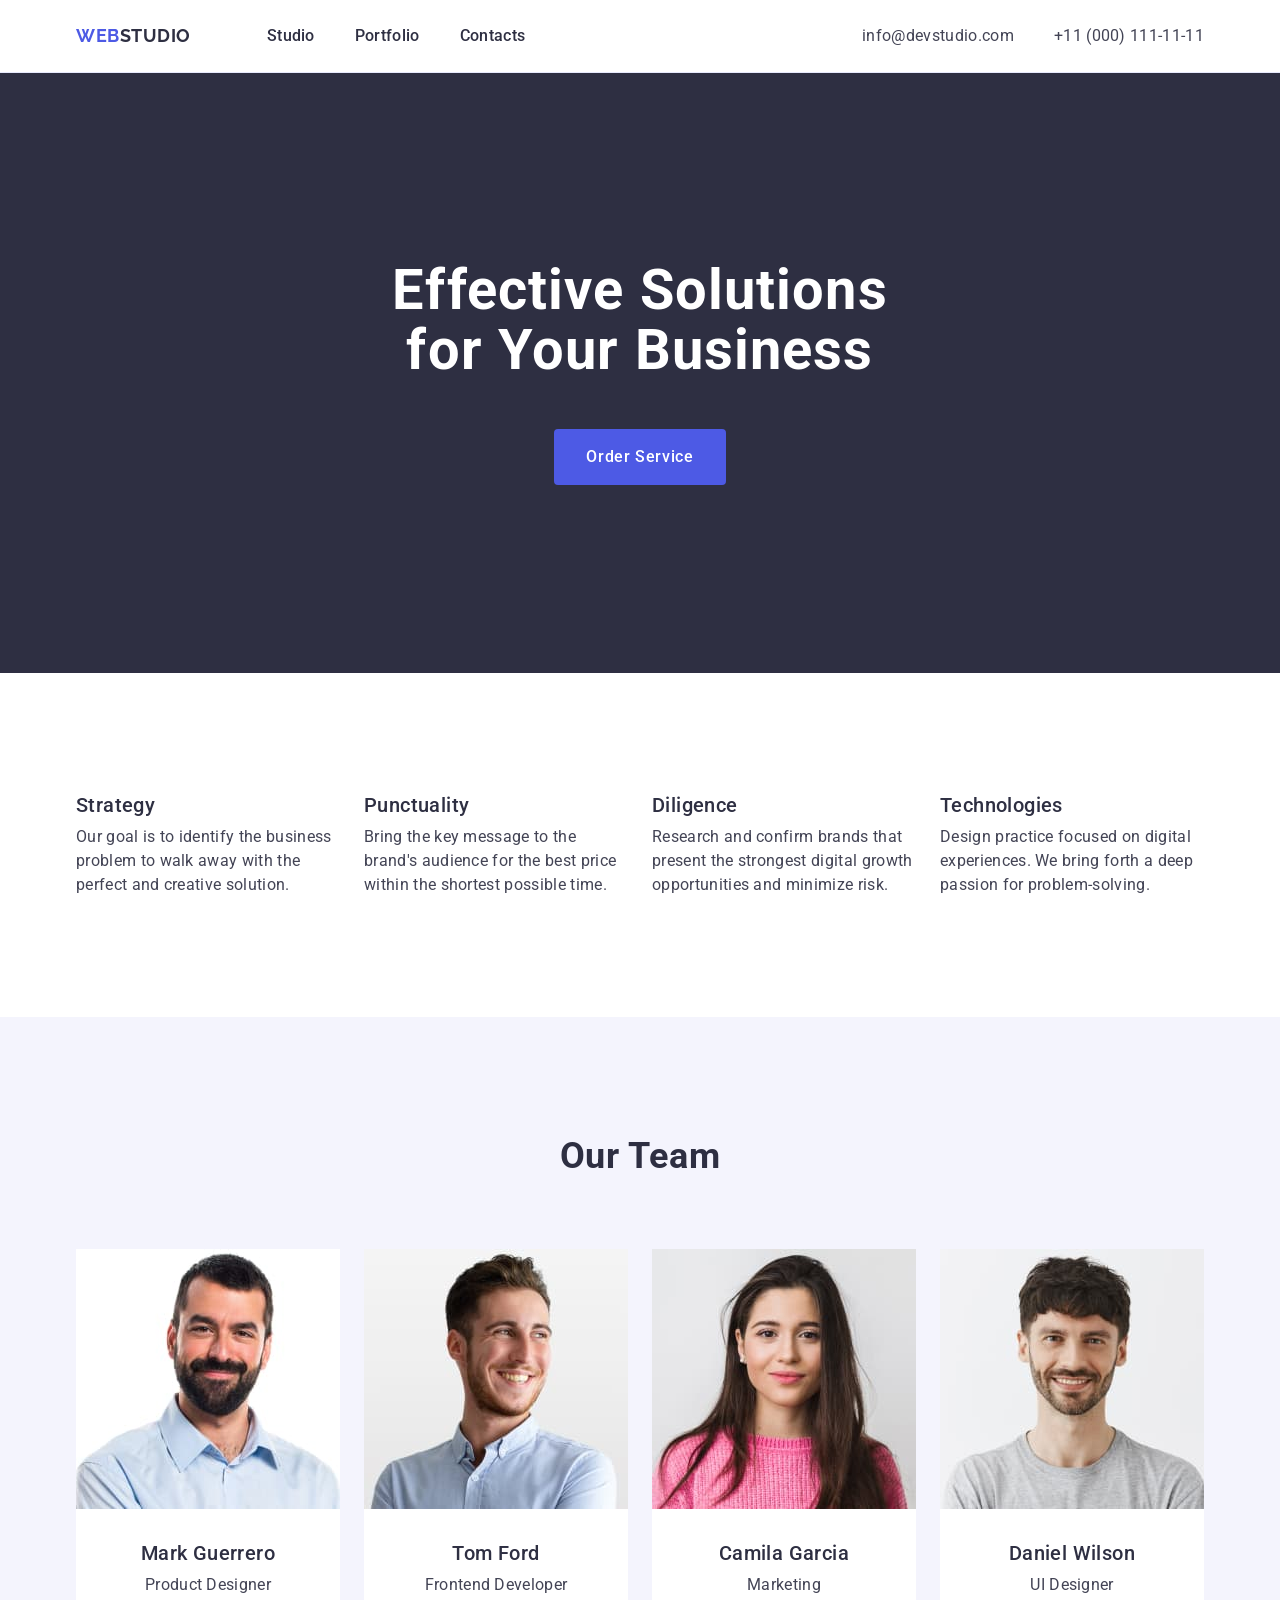
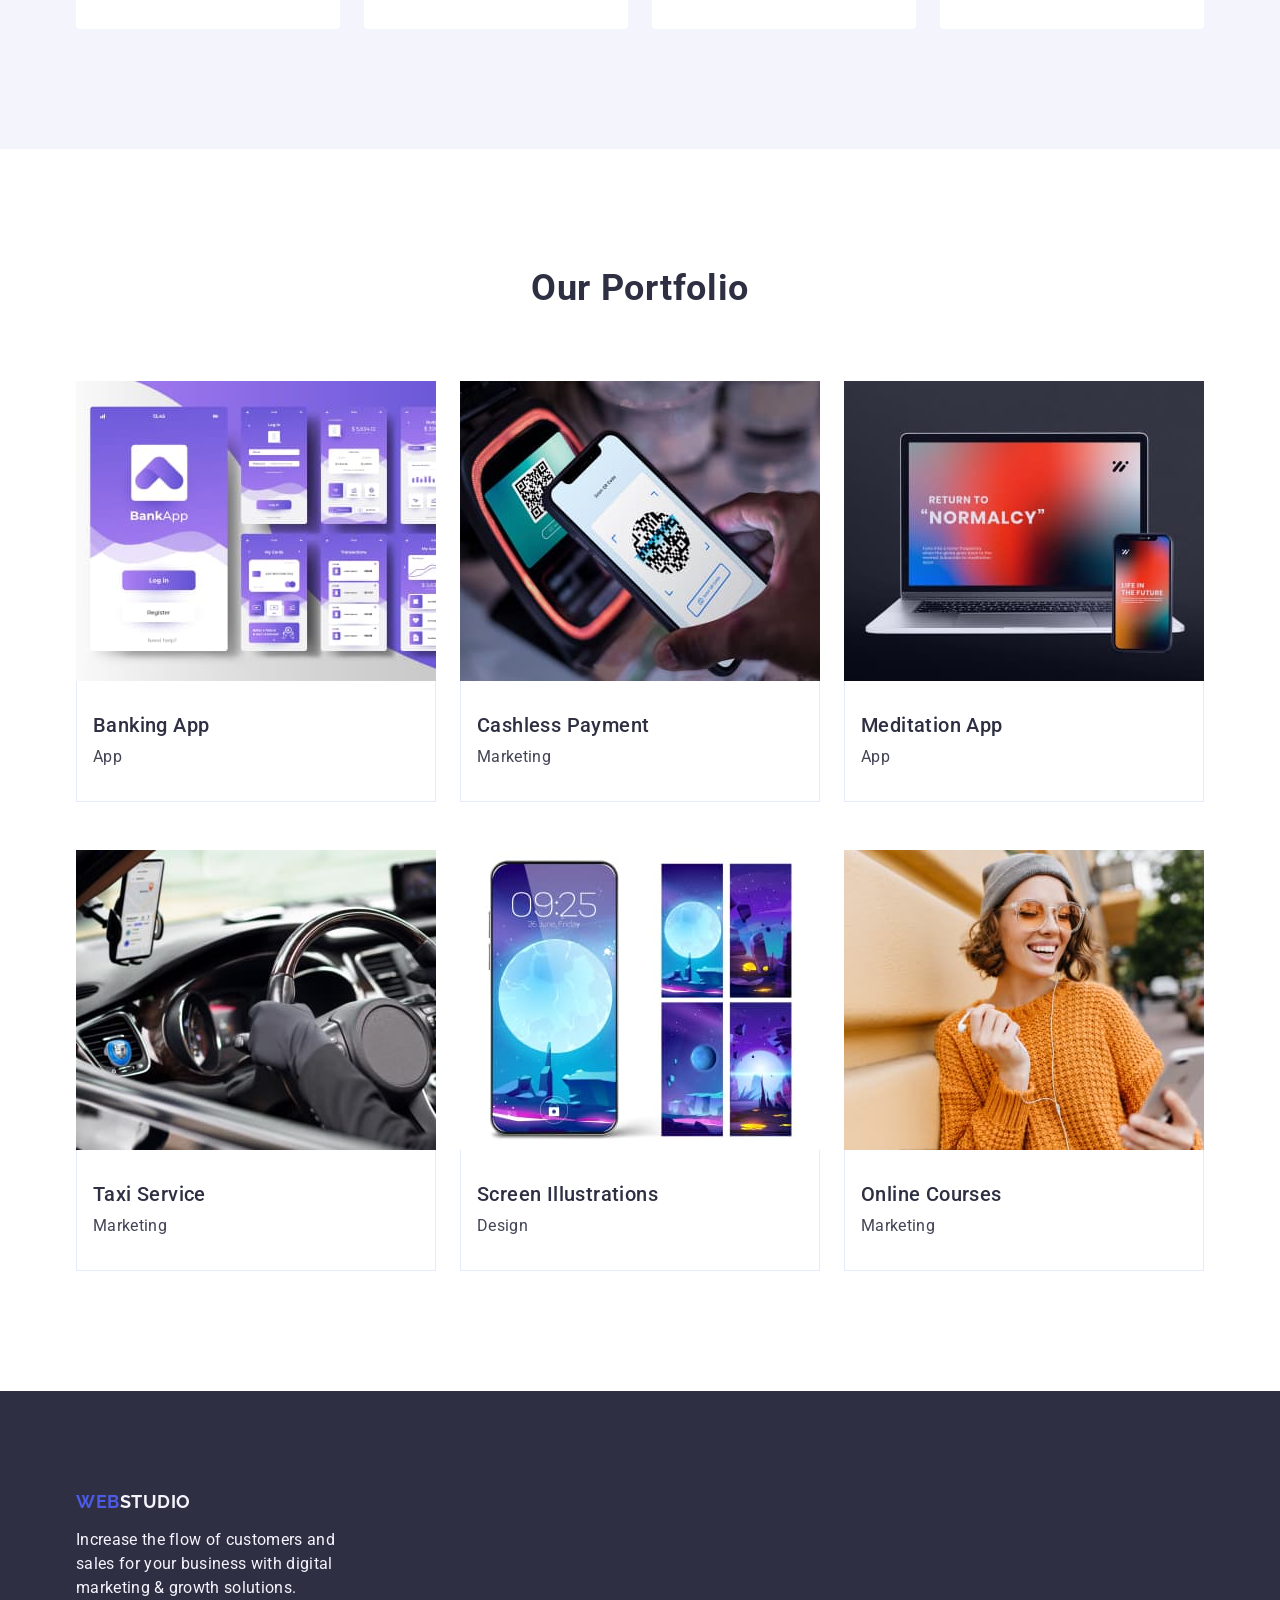
<file: index.html>
<!DOCTYPE html>
<html lang="en">
  <head>
    <meta charset="UTF-8" />
    <meta name="viewport" content="width=device-width, initial-scale=1.0" />
    <link rel="preconnect" href="https://fonts.googleapis.com" />
    <link rel="preconnect" href="https://fonts.gstatic.com" crossorigin />
    <link
      href="https://fonts.googleapis.com/css2?family=Raleway:wght@700&family=Roboto:wght@400;500;700&display=swap"
      rel="stylesheet"
    />
    <link
      rel="stylesheet"
      href="https://cdnjs.cloudflare.com/ajax/libs/modern-normalize/3.0.1/modern-normalize.min.css"
      integrity="sha512-q6WgHqiHlKyOqslT/lgBgodhd03Wp4BEqKeW6nNtlOY4quzyG3VoQKFrieaCeSnuVseNKRGpGeDU3qPmabCANg=="
      crossorigin="anonymous"
      referrerpolicy="no-referrer"
    />
    <link rel="stylesheet" href="./css/styles.css" />
    <link
      rel="shortcut icon"
      href="./images/icons/icons8-website-48.png"
      type="image/x-icon"
    />
    <title>WebStudio</title>
  </head>
  <body>
    <!-- #region-Header -->
    <header class="header">
      <div class="container header-container">
        <nav class="header-nav">
          <a class="logo header-logo" href="./index.html">
            Web<span class="logo-dark">Studio</span></a
          >
          <ul class="header-list">
            <li class="header-item">
              <a class="header-link" href="./index.html">Studio</a>
            </li>
            <li class="header-item">
              <a class="header-link" href="">Portfolio</a>
            </li>
            <li class="header-item">
              <a class="header-link" href="">Contacts</a>
            </li>
          </ul>
        </nav>
        <address class="contact">
          <ul class="contact-list">
            <li class="contact-item">
              <a class="contact-link" href="mailto:info@devstudio.com"
                >info@devstudio.com</a
              >
            </li>
            <li class="contact-item">
              <a class="contact-link" href="tel:+110001111111"
                >+11 (000) 111-11-11</a
              >
            </li>
          </ul>
        </address>
      </div>
    </header>
    <!-- #endregion-Header -->

    <!-- #region-Main -->
    <main>
      <!-- #region-Hero -->

      <section class="hero">
        <div class="container hero-container">
          <h1 class="hero-title">Effective Solutions for Your Business</h1>
          <button class="btn hero-btn" type="button">Order Service</button>
        </div>
      </section>
      <!-- #endregion-Hero -->

      <!-- #region-Features -->
      <section class="section features">
        <div class="container features-container">
          <h2 class="features-title visually-hidden">Features</h2>
          <ul class="features-list">
            <li class="features-item">
              <h3 class="features-pre-title">Strategy</h3>
              <p class="features-description">
                Our goal is to identify the business problem to walk away with
                the perfect and creative solution.
              </p>
            </li>
            <li class="features-item">
              <h3 class="features-pre-title">Punctuality</h3>
              <p class="features-description">
                Bring the key message to the brand's audience for the best price
                within the shortest possible time.
              </p>
            </li>
            <li class="features-item">
              <h3 class="features-pre-title">Diligence</h3>
              <p class="features-description">
                Research and confirm brands that present the strongest digital
                growth opportunities and minimize risk.
              </p>
            </li>
            <li class="features-item">
              <h3 class="features-pre-title">Technologies</h3>
              <p class="features-description">
                Design practice focused on digital experiences. We bring forth a
                deep passion for problem-solving.
              </p>
            </li>
          </ul>
        </div>
      </section>
      <!-- #endregion-features -->

      <!-- #region-Team -->
      <section class="section team">
        <div class="container team-container">
          <h2 class="team-title">Our Team</h2>
          <ul class="team-list">
            <li class="team-item">
              <img
                src="./images/team/mark.jpg"
                alt="mark"
                width="264"
                height="260"
              />
              <div class="team-box-wrap">
                <h3 class="team-pre-title">Mark Guerrero</h3>
                <p class="team-description">Product Designer</p>
              </div>
            </li>
            <li class="team-item">
              <img
                src="./images/team/tom.jpg"
                alt="tom"
                width="264"
                height="260"
              />
              <div class="team-box-wrap">
                <h3 class="team-pre-title">Tom Ford</h3>
                <p class="team-description">Frontend Developer</p>
              </div>
            </li>
            <li class="team-item">
              <img
                src="./images/team/camila.jpg"
                alt="camila"
                width="264"
                height="260"
              />
              <div class="team-box-wrap">
                <h3 class="team-pre-title">Camila Garcia</h3>
                <p class="team-description">Marketing</p>
              </div>
            </li>
            <li class="team-item">
              <img
                src="./images/team/daniel.jpg"
                alt="daniel"
                width="264"
                height="260"
              />
              <div class="team-box-wrap">
                <h3 class="team-pre-title">Daniel Wilson</h3>
                <p class="team-description">UI Designer</p>
              </div>
            </li>
          </ul>
        </div>
      </section>
      <!-- #endregion-Team -->

      <!-- #region-Portfolio -->
      <section class="section portfolio">
        <div class="container portfolio-container">
          <h2 class="portfolio-title">Our Portfolio</h2>
          <ul class="portfolio-list">
            <li class="portfolio-item">
              <img
                src="./images/portfolio/banking-app.jpg"
                alt="Banking App"
                width="360"
                height="300"
              />
              <div class="portfolio-box-wrap">
                <h3 class="portfolio-pre-title">Banking App</h3>
                <p class="portfolio-text">App</p>
              </div>
            </li>
            <li class="portfolio-item">
              <img
                src="./images/portfolio/cashless-payment.jpg"
                alt="Cashless Payment"
                width="360"
                height="300"
              />
              <div class="portfolio-box-wrap">
                <h3 class="portfolio-pre-title">Cashless Payment</h3>
                <p class="portfolio-text">Marketing</p>
              </div>
            </li>
            <li class="portfolio-item">
              <img
                src="./images/portfolio/meditation-app.jpg"
                alt="Meditation App"
                width="360"
                height="300"
              />
              <div class="portfolio-box-wrap">
                <h3 class="portfolio-pre-title">Meditation App</h3>
                <p class="portfolio-text">App</p>
              </div>
            </li>
            <li class="portfolio-item">
              <img
                src="./images/portfolio/taxi-service.jpg"
                alt="Taxi Service"
                width="360"
                height="300"
              />
              <div class="portfolio-box-wrap">
                <h3 class="portfolio-pre-title">Taxi Service</h3>
                <p class="portfolio-text">Marketing</p>
              </div>
            </li>
            <li class="portfolio-item">
              <img
                src="./images/portfolio/screen-illustrations.jpg"
                alt="Screen Illustrations"
                width="360"
                height="300"
              />
              <div class="portfolio-box-wrap">
                <h3 class="portfolio-pre-title">Screen Illustrations</h3>
                <p class="portfolio-text">Design</p>
              </div>
            </li>
            <li class="portfolio-item">
              <img
                src="./images/portfolio/online-courses.jpg"
                alt="Online Courses"
                width="360"
                height="300"
              />
              <div class="portfolio-box-wrap">
                <h3 class="portfolio-pre-title">Online Courses</h3>
                <p class="portfolio-text">Marketing</p>
              </div>
            </li>
          </ul>
        </div>
      </section>
      <!-- #endregion-Portfolio -->
    </main>
    <!-- #endregion -->

    <!-- #region-Footer -->
    <footer class="footer">
      <div class="container footer-container">
        <a class="logo footer-logo" href="./index.html">
          Web<span class="logo-light">Studio</span></a
        >
        <p class="footer-desription">
          Increase the flow of customers and sales for your business with
          digital marketing & growth solutions.
        </p>
      </div>
    </footer>
    <!-- #endregion-Footer -->
  </body>
</html>
<!-- #region -->
<!-- #endregion -->
</file>
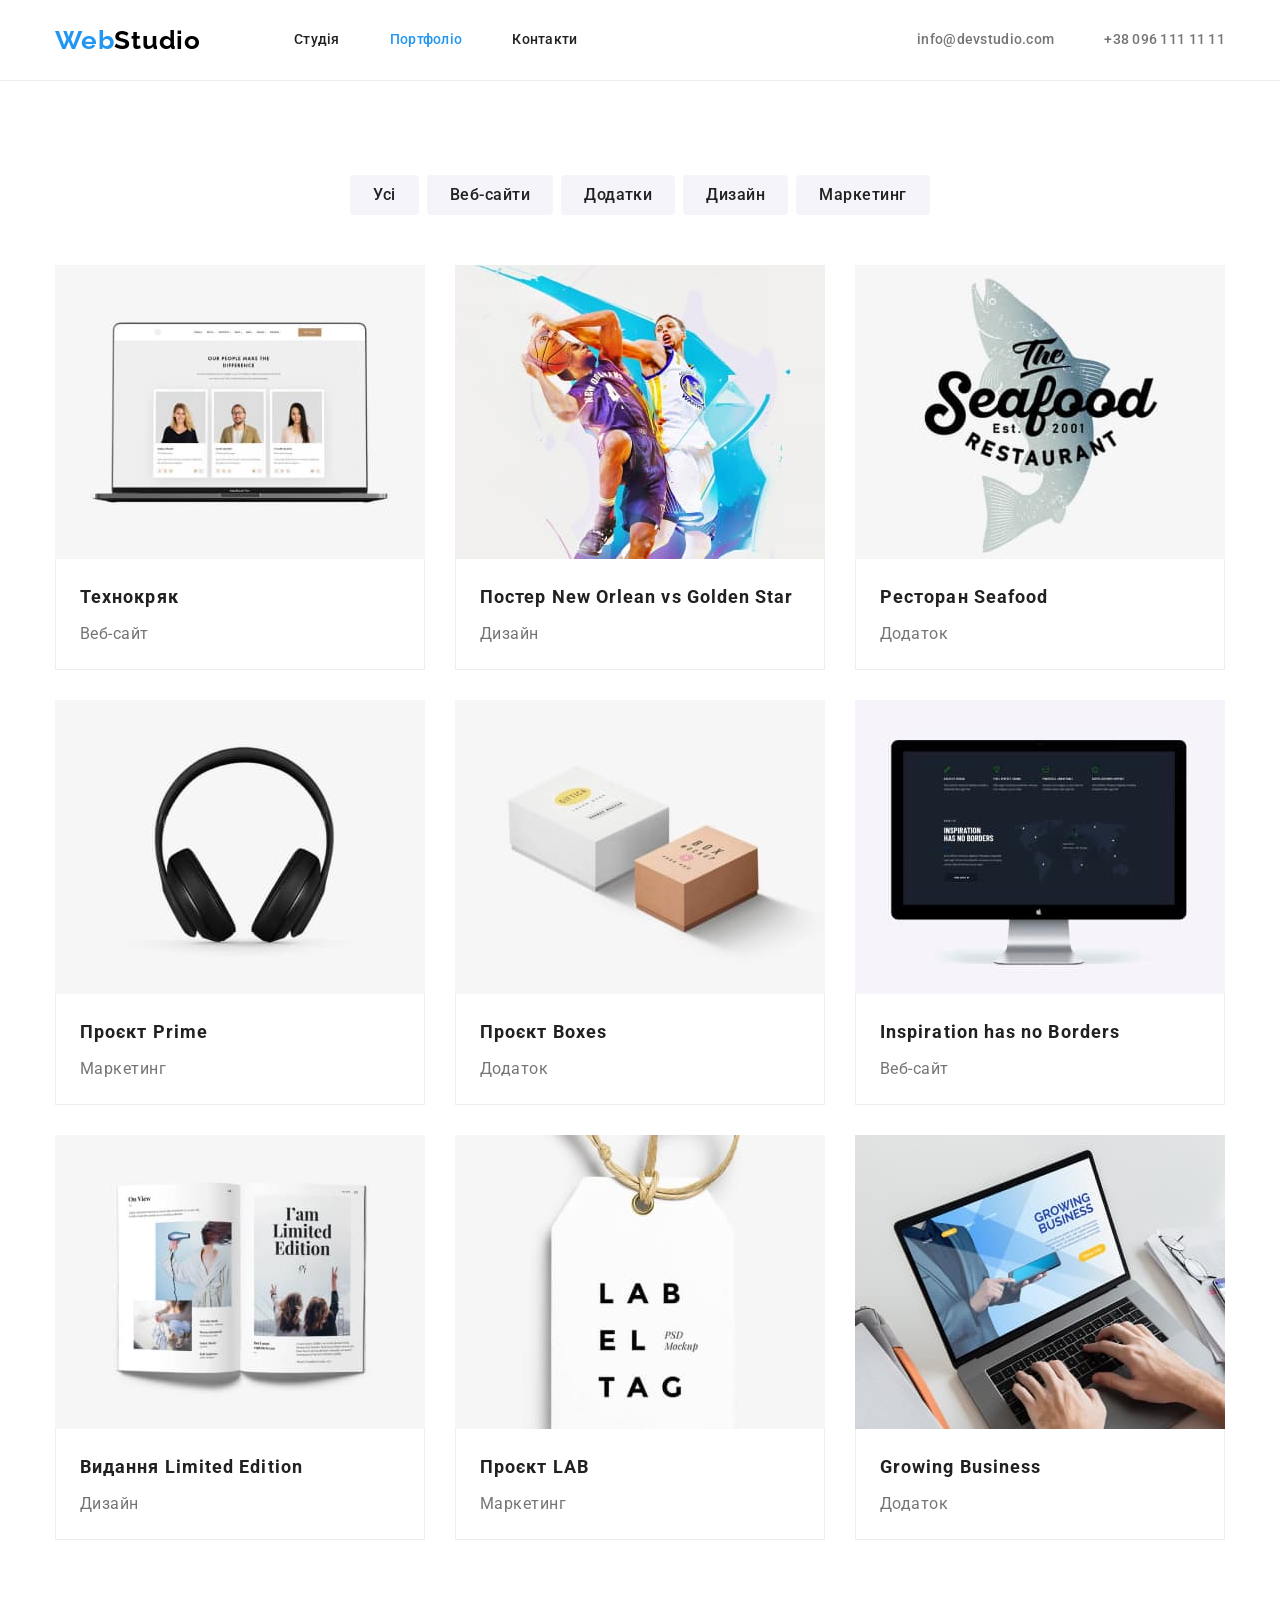
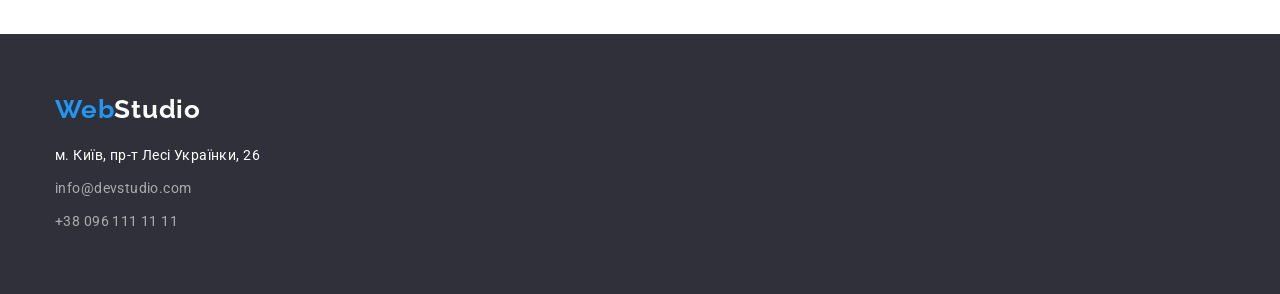
<file: portfolio.html>
<!DOCTYPE html>
<html lang="uk">
  <head>
    <meta charset="UTF-8" />
    <meta http-equiv="X-UA-Compatible" content="IE=edge" />
    <meta name="viewport" content="width=device-width, initial-scale=1.0" />
    <link rel="preconnect" href="https://fonts.googleapis.com" />
    <link rel="preconnect" href="https://fonts.gstatic.com" crossorigin />
    <link
      href="https://fonts.googleapis.com/css2?family=Raleway:wght@700&family=Roboto:wght@400;500;700;900&display=swap"
      rel="stylesheet"
    />
    <title>WebStudio</title>
    <link
      rel="stylesheet"
      href="https://cdnjs.cloudflare.com/ajax/libs/modern-normalize/1.0.0/modern-normalize.min.css"
    />
    <link rel="stylesheet" href="./css/style.css" />
  </head>

  <body>
    <!-- Шапка -->

    <header class="header">
      <div class="container header-container">
        <nav class="header-nav">
          <a href="./index.html" class="header-title-logo">
            <span class="header-logo">Web</span>Studio</a
          >
          <ul class="header-list list">
            <li class="header-item">
              <a href="./index.html" class="header-link link">Студія</a>
            </li>
            <li class="header-item">
              <a href="./portfolio.html" class="header-link link current"
                >Портфоліо</a
              >
            </li>
            <li class="header-item">
              <a href="#" class="header-link link">Контакти</a>
            </li>
          </ul>
        </nav>
        <ul class="header-contact-list list">
          <li class="header-contact-wrap">
            <a href="mailto:info@devstudio.com" class="header-contact link"
              >info@devstudio.com</a
            >
          </li>
          <li class="header-contact-wrap">
            <a href="tel:+380961111111" class="header-contact link"
              >+38 096 111 11 11</a
            >
          </li>
        </ul>
      </div>
    </header>

    <!-- Основний контент -->
    <main>
      <!-- Фільтр -->
      <section class="portfolio">
        <div class="container">
          <h1 class="visually-hidden">Портфоліо</h1>
          <ul class="portfolio-list list">
            <li class="portfolio-item">
              <button type="button" class="btn-portfolio">Усі</button>
            </li>
            <li class="portfolio-item">
              <button type="button" class="btn-portfolio">Веб-сайти</button>
            </li>
            <li class="portfolio-item">
              <button type="button" class="btn-portfolio">Додатки</button>
            </li>
            <li class="portfolio-item">
              <button type="button" class="btn-portfolio">Дизайн</button>
            </li>
            <li class="portfolio-item">
              <button type="button" class="btn-portfolio">Маркетинг</button>
            </li>
          </ul>

          <ul class="projects-list list">
            <li class="projects-item">
              <a href="#" class="projects-link">
                <img
                  src="./images/portfolio/laptop.jpg"
                  alt="ноутбук"
                  width="370"
                />
                <div class="projects-wrap">
                  <h2 class="projects-pre-title">Технокряк</h2>
                  <p class="projects-description">Веб-сайт</p>
                </div>
              </a>
            </li>
            <li class="projects-item">
              <a href="#" class="projects-link">
                <img
                  src="./images/portfolio/poster.jpg"
                  alt="баскетбольний постер"
                  width="370"
                />
                <div class="projects-wrap">
                  <h2 class="projects-pre-title">
                    Постер New Orlean vs Golden Star
                  </h2>
                  <p class="projects-description">Дизайн</p>
                </div>
              </a>
            </li>
            <li class="projects-item">
              <a href="#" class="projects-link">
                <img
                  src="./images/portfolio/restaurant.jpg"
                  alt="назва ресторану"
                  width="370"
                />
                <div class="projects-wrap">
                  <h2 class="projects-pre-title">Ресторан Seafood</h2>
                  <p class="projects-description">Додаток</p>
                </div>
              </a>
            </li>
            <li class="projects-item">
              <a href="#" class="projects-link">
                <img
                  src="./images/portfolio/headphone.jpg"
                  alt="навушники"
                  width="370"
                />
                <div class="projects-wrap">
                  <h2 class="projects-pre-title">Проєкт Prime</h2>
                  <p class="projects-description">Маркетинг</p>
                </div>
              </a>
            </li>
            <li class="projects-item">
              <a href="#" class="projects-link">
                <img
                  src="./images/portfolio/boxes.jpg"
                  alt="коробочки"
                  width="370"
                />
                <div class="projects-wrap">
                  <h2 class="projects-pre-title">Проєкт Boxes</h2>
                  <p class="projects-description">Додаток</p>
                </div>
              </a>
            </li>
            <li class="projects-item">
              <a href="#" class="projects-link">
                <img
                  src="./images/portfolio/monitor.jpg"
                  alt="монітор"
                  width="370"
                />
                <div class="projects-wrap">
                  <h2 class="projects-pre-title">Inspiration has no Borders</h2>
                  <p class="projects-description">Веб-сайт</p>
                </div>
              </a>
            </li>
            <li class="projects-item">
              <a href="#" class="projects-link">
                <img
                  src="./images/portfolio/magazine.jpg"
                  alt="журнал"
                  width="370"
                />
                <div class="projects-wrap">
                  <h2 class="projects-pre-title">Видання Limited Edition</h2>
                  <p class="projects-description">Дизайн</p>
                </div>
              </a>
            </li>
            <li class="projects-item">
              <a href="#" class="projects-link">
                <img
                  src="./images/portfolio/label.jpg"
                  alt="лейба"
                  width="370"
                />
                <div class="projects-wrap">
                  <h2 class="projects-pre-title">Проєкт LAB</h2>
                  <p class="projects-description">Маркетинг</p>
                </div>
              </a>
            </li>
            <li class="projects-item">
              <a href="#" class="projects-link">
                <img
                  src="./images/portfolio/business.jpg"
                  alt="робота на ноутбуці"
                  width="370"
                />
                <div class="projects-wrap">
                  <h2 class="projects-pre-title">Growing Business</h2>
                  <p class="projects-description">Додаток</p>
                </div>
              </a>
            </li>
          </ul>
        </div>
      </section>
    </main>

    <!-- Підвал -->

    <footer class="footer">
      <div class="container">
        <a href="./index.html" class="footer-title-logo">
          <span class="footer-logo">Web</span>Studio</a
        >
        <address class="contacts-address">
          <ul class="address-list list">
            <li class="footer-address-item">
              <a
                href="http://surl.li/cvalr"
                target="_blank"
                rel="noopener noreferrer"
                class="footer-address link"
                >м. Київ, пр-т Лесі Українки, 26</a
              >
            </li>
            <li class="footer-address-item">
              <a href="mailto:info@devstudio.com" class="footer-contact link"
                >info@devstudio.com</a
              >
            </li>
            <li class="footer-address-item">
              <a href="tel:+380961111111" class="footer-contact link"
                >+38 096 111 11 11</a
              >
            </li>
          </ul>
        </address>
      </div>
    </footer>
  </body>
</html>
</file>
<file: css/styles.css>
/* #region-Variables */
:root {
    /* Colors */
    --primary-brand-color: #4D5AE5;
    --primary-dark-color: #2E2F42;
    --primary-slate-color: #434455;
    --subtle-text: #8E8F99;
    --hero-background: #2E2F42B2;
    --white-background: #FFFFFF;
    --cloud-color: #f4f4fd;
    --active-ocean-color: #404bbf;
    --heirlines-cornflower: #E7E9FC;

    /* Fonts */
    --font-family: "Roboto", sans-serif;
    --second-family: "Raleway", sans-serif;

}

/* #endregion-Variables */

/* #region-Base */

body {
    font-family: 'Roboto', sans-serif;
    color: var(--primary-slate-color);
    background-color: var(--white-background);

}

h1,
h2,
h3,
h4,
h5,
h6,
p {
    margin: 0;
}

ul,
ol {
    list-style-type: none;
    margin: 0;
    padding: 0;
}

li {
    list-style-type: none;
}

a {
    text-decoration: none;
}


button {
    cursor: pointer;
    font-family: inherit;
}

img {
    display: block;
    max-width: 100%;
    height: auto;

}

address {
    font-style: normal;
}

.visually-hidden {
    position: absolute;
    width: 1px;
    height: 1px;
    margin: -1px;
    border: 0;
    padding: 0;

    white-space: nowrap;
    clip-path: inset(100%);
    clip: rect(0 0 0 0);
    overflow: hidden;
}

/* #endregion-Base */

/* #region-Common */

.container {
    margin: 0 auto;
    max-width: 1158px;
    padding-left: 15px;
    padding-right: 15px;
}

.section {
    padding-top: 120px;
    padding-bottom: 120px;
}

.logo {
    font-family: var(--second-family);
    font-weight: 700;
    font-size: 18px;
    line-height: 1.17;
    letter-spacing: 0.03em;
    text-transform: uppercase;
    color: var(--primary-brand-color);
}

.logo-dark {
    color: var(--primary-dark-color);
}

.logo-light {
    color: var(--cloud-color);
}

/* Socials */

/* Buttons */

.btn {}

/* #endregion */

/* #region-Header */

.header {
    display: block;
    border-bottom: 1px solid var(--heirlines-cornflower);
}

.header-container {
    display: flex;
    align-items: center;
}

.header-nav {
    display: flex;
    align-items: center;
}

.header-logo {
    margin-right: 76px;
}

.header-list {
    display: flex;
    gap: 40px;
    align-items: center;
}

.header-item {
    font-weight: 500;
    font-size: 14px;
    line-height: 1.14;
    letter-spacing: 0.02em;
}

.header-link {
    display: block;
    font-weight: 500;
    font-size: 16px;
    line-height: 1.50;
    letter-spacing: 0.02em;
    padding: 24px 0;
    color: var(--primary-dark-color);
}

.contact-list {
    display: flex;
    gap: 40px;
    align-items: center;

}

.contact {
    margin-left: auto;
}

.contact-item {}

.contact-link {
    line-height: 1.50;
    letter-spacing: 0.02em;
    color: var(--primary-slate-color);
}

.header-link:hover,
.header-link:focus,
.contact-link:hover,
.contact-link:focus {
    color: var(--active-ocean-color);
}

/* #endregion */

/* #region-Hero */

.hero {
    padding-top: 188px;
    padding-bottom: 188px;
    text-align: center;
    background-color: var(--primary-dark-color);
}

.hero-title {
    color: var(--white-background);
    font-weight: 700;
    font-size: 56px;
    line-height: 1.07;
    letter-spacing: 0.02em;
    text-align: center;
    margin: 0 auto 48px;
    max-width: 496px;
}

.hero-btn {
    display: block;
    margin: auto;
    height: 56px;
    min-width: 169px;
    border: none;
    font-weight: 500;
    line-height: 1.5;
    letter-spacing: 0.04em;
    border-radius: 4px;
    padding: 16px 32px;
    color: var(--white-background);
    background-color: var(--primary-brand-color);
}

.hero-btn:hover,
.hero-btn:focus {
    background-color: var(--active-ocean-color);
}

/* #endregion */

/* #region-Features */
.features {}

.features-container {}

.features-title {}

.features-list {
    display: flex;
    /* column-gap: 24px; */
    gap: 24px;
}

/* .features-item {
    width: calc((100% - 30px * 3) / 4);
} */

/* .features-item:not(:first-child) {
    margin-left: 24px;
} */

.features-pre-title {
    font-weight: 500;
    font-size: 20px;
    line-height: 120%;
    letter-spacing: 0.02em;
    margin-bottom: 8px;
    color: var(--primary-dark-color);
}

.features-description {
    line-height: 1.50;
    letter-spacing: 0.02em;
    width: 264px;
    color: var(--primary-slate-color);
}

/* #endregion */

/* #region-Team */
.team {
    background-color: var(--cloud-color);
}

.team-container {}

.team-title {
    font-weight: 700;
    font-size: 36px;
    line-height: 1.11;
    letter-spacing: 0.02em;
    text-align: center;
    text-transform: capitalize;
    margin-bottom: 72px;
    color: var(--primary-dark-color);
}

.team-list {
    display: flex;
    gap: 24px;
}

.team-item {
    border-radius: 0px 0px 4px 4px;
    background-color: var(--white-background);
}

.team-box-wrap {
    padding: 32px 0;
}

.team-pre-title {
    font-weight: 500;
    font-size: 20px;
    line-height: 1.20;
    letter-spacing: 0.02em;
    text-align: center;
    margin-bottom: 8px;
    color: var(--primary-dark-color);
}

.team-description {
    line-height: 1.50;
    letter-spacing: 0.02em;
    text-align: center;
    color: var(--primary-slate-color);
}

/* #endregion */

/* #region-Portfolio */
.portfolio {}

.portfolio-container {}

.portfolio-title {
    font-weight: 700;
    font-size: 36px;
    line-height: 1.11;
    letter-spacing: 0.02em;
    text-align: center;
    text-transform: capitalize;
    margin-bottom: 72px;
    color: var(--primary-dark-color);
}

.portfolio-list {
    display: flex;
    flex-wrap: wrap;
    column-gap: 24px;
    row-gap: 48px;
}

.portfolio-item {}

.portfolio-box-wrap {
    padding: 32px 16px;
    border: 1px solid var(--heirlines-cornflower);
    border-top: none;
}

.portfolio-pre-title {
    font-weight: 500;
    font-size: 20px;
    line-height: 1.20;
    letter-spacing: 0.02em;
    margin-bottom: 8px;
    color: var(--primary-dark-color);
}

.portfolio-text {
    line-height: 1.50;
    letter-spacing: 0.02em;
    color: var(--primary-slate-color);
}

/* #endregion */

/* #region-Footer */
.footer {
    padding-top: 100px;
    padding-bottom: 100px;
    background-color: var(--primary-dark-color);
}

.footer-container {}

.footer-logo {
    display: inline-block;
    margin-bottom: 16px;
}

.footer-desription {
    width: 264px;
    line-height: 1.50;
    letter-spacing: 0.02em;
    color: var(--cloud-color);
}

/* #endregion */



/* *============================================================================================================================================== */
/* #region */
/* #endregion */
</file>
<file: css/style.css>
:root {
  --primary-text-color: #212121;
  --secondary-text-color: #757575;
  --tetriary-text-color: #000000;
  --primary-title-color: #ffffff;
  --description-text: rgba(255, 255, 255, 0.6);
  --accent-color: #2196f3;
  --background-color-hero: #2f303a;
  --background-color-btn: #188ce8;
  --moz-background-team: #f5f4fa;
  --border-bottom-color: #ececec;
  --border-portfolio: #eeeeee;
}

html {
  box-sizing: border-box;
}

*,
*::before,
*::after {
  box-sizing: border-box;
  /* outline: 2px solid tomato; */
}

h1,
h2,
h3,
h4,
h5,
h6,
p,
ul {
  margin: 0;
}

ul {
  padding-left: 0;
}

body {
  font-family: "Roboto", sans-serif;
  color: var(--primary-text-color);
  background-color: var(--primary-title-color);
}

.container {
  margin: 0 auto;
  width: 1200px;
  padding-left: 15px;
  padding-right: 15px;
}

/* List styles */

.list {
  list-style: none;
}

/* link styles */

.link {
  text-decoration: none;
}

.link:hover,
.link:focus {
  color: var(--accent-color);
}

/* Button styles */

.btn-hero:hover,
.btn-hero:focus {
  background-color: var(--background-color-btn);
}

.btn-portfolio:hover,
.btn-portfolio:focus {
  color: var(--primary-title-color);
  background-color: var(--accent-color);
  filter: drop-shadow(0px 4px 4px rgba(0, 0, 0, 0.25));
}

button {
  display: inline-block;
  cursor: pointer;
  border: 1px solid transparent;
  border-radius: 4px;
  text-align: center;
}

.btn-hero {
  color: var(--primary-title-color);
  background-color: var(--accent-color);
  font-weight: 700;
  font-size: 16px;
  font-family: inherit;
  line-height: 1.87;
  text-align: center;
  letter-spacing: 0.06em;
  padding: 10px 32px;
}

.btn-portfolio {
  color: var(--primary-text-color);
  background-color: var(--moz-background-team);
  font-weight: 500;
  font-size: 16px;
  line-height: 1.62;
  font-family: inherit;
  letter-spacing: 0.03em;
  padding: 6px 22px;
}

/* Hide heading */
.visually-hidden {
  position: absolute;
  white-space: nowrap;
  width: 1px;
  height: 1px;
  overflow: hidden;
  border: 0;
  padding: 0;
  clip: rect(0 0 0 0);
  clip-path: inset(50%);
  margin: -1px;
}

/* header */

.header {
  display: block;
  border-bottom: 1px solid var(--border-bottom-color);
}

.header-container {
  display: flex;
  align-items: center;
}

.header-title-logo {
  color: var(--tetriary-text-color);
  font-family: "Raleway";
  font-style: normal;
  font-weight: 700;
  font-size: 26px;
  line-height: 1.19;
  letter-spacing: 0.03em;
  text-decoration: none;
  margin-right: 93px;
  display: block;
}

.header-list,
.contact-list,
.features-list,
.about-list,
.team-list {
  display: flex;
}

.header-nav {
  display: flex;
  align-items: center;
}

.header-logo {
  color: var(--accent-color);
}

.header-item:not(:first-child) {
  font-weight: 500;
  font-size: 14px;
  line-height: 1.14;
  letter-spacing: 0.02em;
  margin-left: 50px;
}

.header-link {
  color: var(--primary-text-color);
  font-weight: 500;
  font-size: 14px;
  line-height: 1.14;
  letter-spacing: 0.02em;
  padding-top: 32px;
  padding-bottom: 32px;
  display: block;
}

.header-link.link.current {
  color: var(--accent-color);
}

.header-contact-list {
  display: flex;
  margin-left: auto;
}

.header-contact-wrap:not(:last-child) {
  margin-right: 50px;
}

.header-contact {
  display: block;
  color: var(--secondary-text-color);
  font-weight: 500;
  font-size: 14px;
  line-height: 1.14;
  letter-spacing: 0.02em;
  padding: 32px 0;
}

/* section hero */

.hero {
  background-color: var(--background-color-hero);
  padding: 200px 0;
  text-align: center;
}

.hero-title {
  color: var(--primary-title-color);
  font-weight: 900;
  font-size: 44px;
  line-height: 1.36;
  letter-spacing: 0.06em;
  text-transform: uppercase;
  margin: 0 auto 30px;
  max-width: 696px;
}

/* section features */

.features {
  padding-top: 94px;
  padding-bottom: 47px;
}

.features-container {
  display: flex;
}

.features-item:not(:first-child) {
  margin-left: 30px;
}

.features-pre-title {
  color: var(--primary-text-color);
  font-weight: 700;
  font-size: 14px;
  line-height: 1.14;
  letter-spacing: 0.03em;
  text-transform: uppercase;
  margin-bottom: 10px;
}

.features-description {
  width: 270px;
  color: var(--secondary-text-color);
  font-size: 14px;
  line-height: 1.71;
  letter-spacing: 0.03em;
}

/* section about */

img {
  display: block;
  max-width: 100%;
}

.about {
  padding-top: 47px;
  padding-bottom: 94px;
}

.about-item:not(:first-child) {
  margin-left: 30px;
}

.about-title {
  font-weight: 700;
  font-size: 36px;
  line-height: 1.16;
  text-align: center;
  letter-spacing: 0.03em;
  margin-bottom: 50px;
}

/* team */

.team {
  background-color: var(--moz-background-team);
  padding: 94px 0;
}

.team-item:not(:first-child) {
  margin-left: 30px;
}

.team-item {
  box-shadow: 0px 1px 3px rgb(0 0 0 / 12%), 0px 1px 1px rgb(0 0 0 / 14%),
    0px 2px 1px rgb(0 0 0 / 20%);
  border-radius: 0px 0px 4px 4px;
}

.team-box-wrap {
  padding: 30px 0;
}

.team-title {
  font-weight: 700;
  font-size: 36px;
  line-height: 1.16;
  text-align: center;
  letter-spacing: 0.03em;
  margin-bottom: 50px;
}

.team-pre-title {
  font-weight: 500;
  font-size: 16px;
  line-height: 1.18;
  text-align: center;
  letter-spacing: 0.03em;
}

.team-description {
  color: var(--secondary-text-color);
  font-size: 16px;
  line-height: 1.18;
  text-align: center;
  letter-spacing: 0.03em;
  margin-top: 10px;
}

/* portfolio */

.portfolio {
  padding: 94px 0;
}

.portfolio-list {
  justify-content: center;
  display: flex;
  font-weight: 500;
  font-size: 16px;
  line-height: 1.62;
  text-align: center;
  letter-spacing: 0.03em;
}

.portfolio-item:not(:last-child) {
  margin-right: 8px;
}

/* projects */

.projects-link {
  text-decoration: none;
}

.projects-list {
  margin-top: 50px;
  gap: 30px;
  display: flex;
  flex-wrap: wrap;
}

.projects-item {
  width: calc((100% - 60px) / 3);
}

.projects-wrap {
  padding: 20px 24px;
  border-bottom: 1px solid var(--border-portfolio);
  border-right: 1px solid var(--border-portfolio);
  border-left: 1px solid var(--border-portfolio);
}

.projects-pre-title {
  color: var(--primary-text-color);
  font-weight: 700;
  font-size: 18px;
  line-height: 2;
  letter-spacing: 0.06em;
}

.projects-description {
  color: var(--secondary-text-color);
  font-size: 16px;
  line-height: 1.87;
  letter-spacing: 0.03em;
  margin-top: 4px;
}

/* footer */

.footer {
  padding-top: 60px;
  padding-bottom: 60px;
  color: var(--primary-title-color);
  background-color: var(--background-color-hero);
}

.footer-address-item:not(:first-child) {
  margin-top: 9px;
}

.footer-address.link {
  color: var(--primary-title-color);
  font-style: normal;
  font-weight: 400;
  font-size: 14px;
  line-height: 1.71;
  letter-spacing: 0.03em;
}

.footer-contact.link {
  color: var(--description-text);
  font-style: normal;
  font-size: 14px;
  line-height: 1.71;
  letter-spacing: 0.03em;
  margin-top: 9px;
}

.footer-title-logo {
  margin-bottom: 20px;
  display: inline-block;
  text-decoration: none;
  font-family: "Raleway", sans-serif;
  font-weight: 700;
  font-size: 26px;
  line-height: 1.19;
  letter-spacing: 0.03em;
  color: var(--primary-title-color);
}

.footer-logo {
  color: var(--accent-color);
  font-family: "Raleway";
  font-style: normal;
  font-weight: 700;
  font-size: 26px;
  line-height: 1.19;
  letter-spacing: 0.03em;
}

.footer-address.link:hover,
.footer-address.link:focus {
  color: var(--accent-color);
}

.footer-contact.link:hover,
.footer-contact.link:focus {
  color: var(--accent-color);
}
</file>
